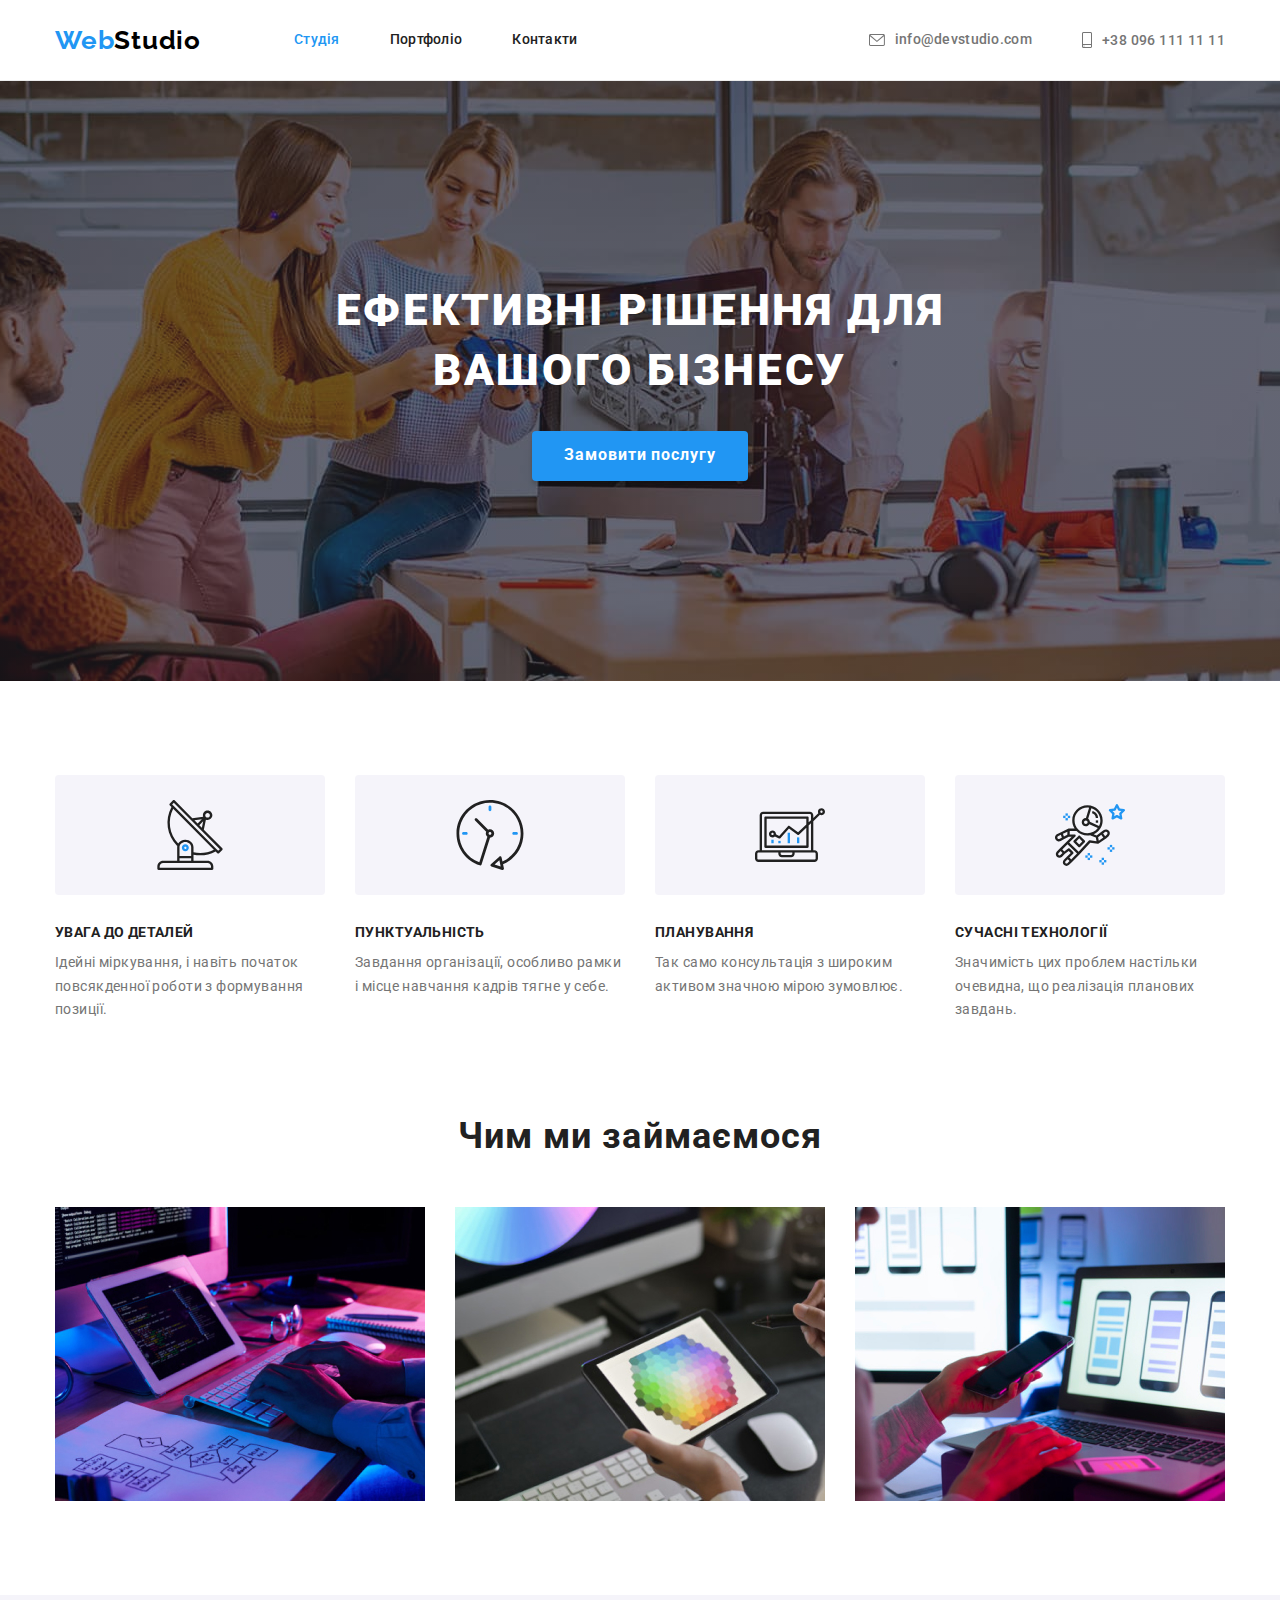
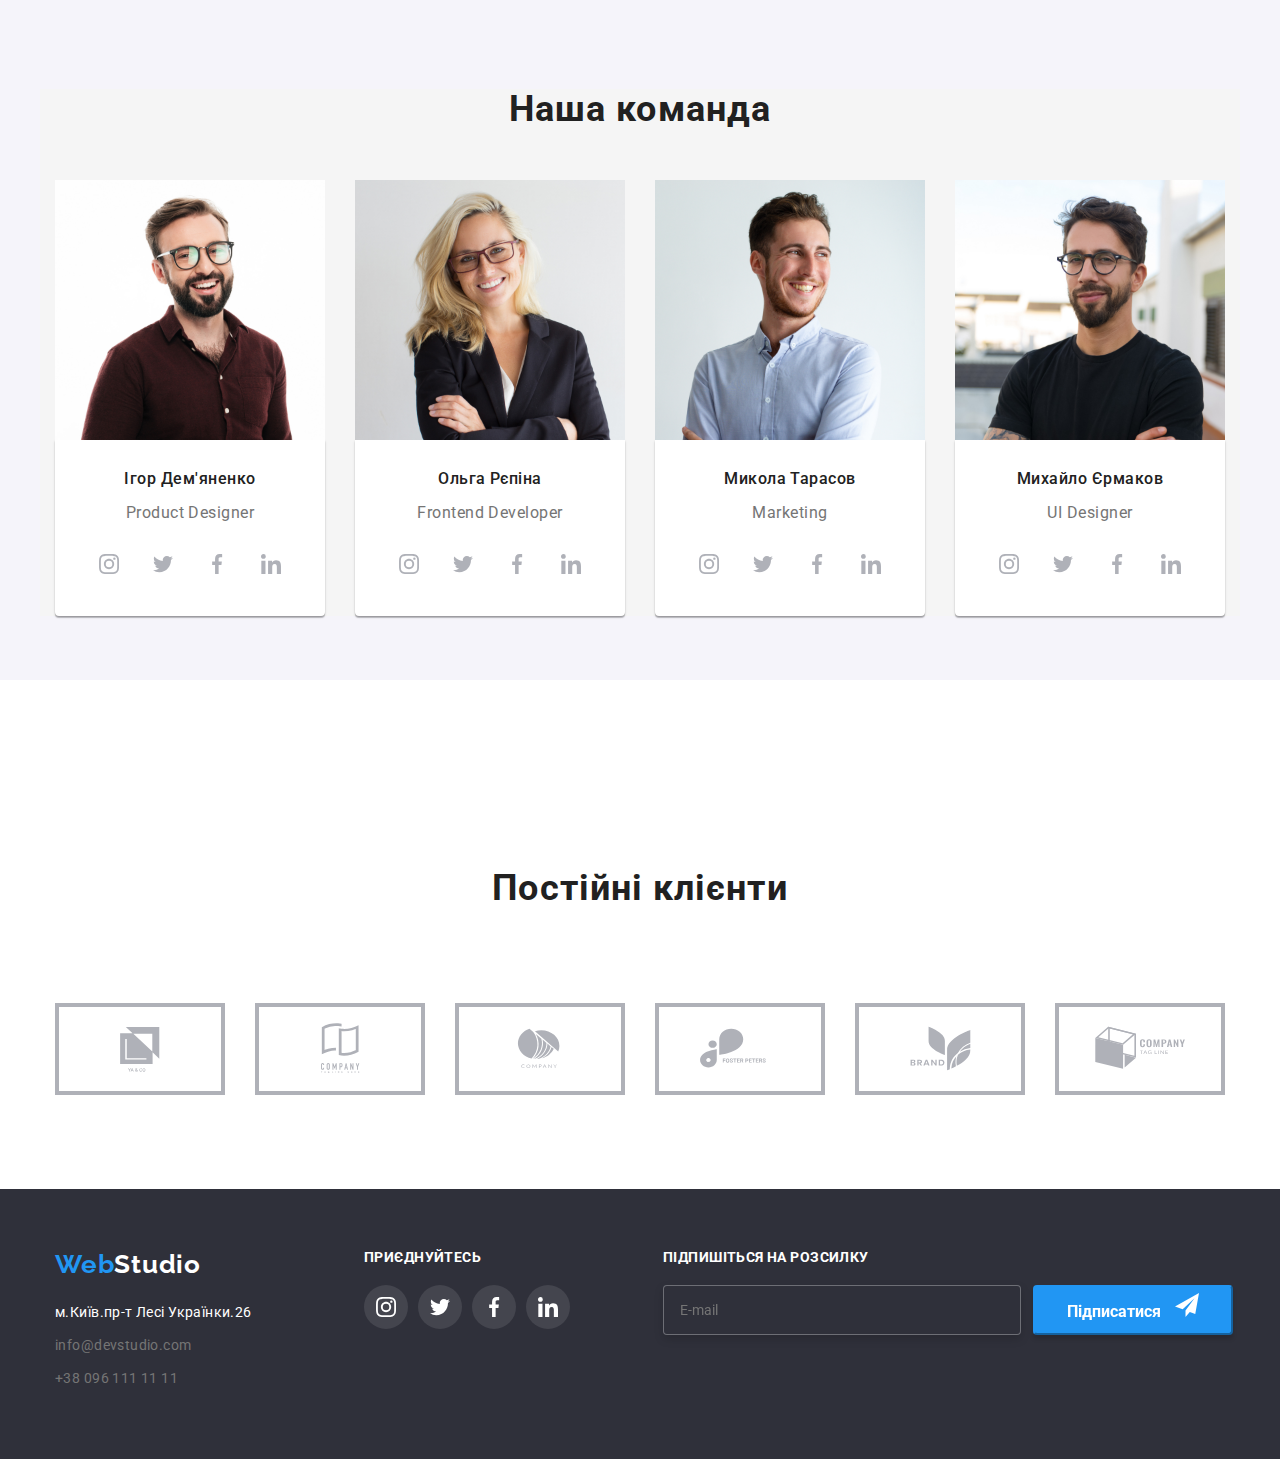
<file: index.html>
<!DOCTYPE html>
<html lang="uk">
    <meta charset="UTF-8">
    <meta http-equiv="X-UA-Compatible" content="IE=edge"/>
    <meta name="viewport" content="width=device-width, initial-scale=1.0"/>
    <title>Document</title>
    <link rel="preconnect" href="https://fonts.googleapis.com">
<link rel="preconnect" href="https://fonts.gstatic.com" crossorigin>
<link href="https://fonts.googleapis.com/css2?family=Raleway:wght@700&family=Roboto:wght@400;500;700;900&display=swap" rel="stylesheet">
<link rel="stylesheet" href="https://cdnjs.cloudflare.com/ajax/libs/modern-normalize/1.1.0/modern-normalize.min.css">
    <link rel="stylesheet" href="./css/styles.css">
</head>


<body>
    <header class="header">
        
     <div class="header-container container">

        <a href="" class="logo link">Web<span class="logo-header">Studio</span></a>

        <nav class="header-nav">
            
                <ul class="nav-list list">
                    <li>
                        <a href="index.html" class="nav-link link current">Студія</a>
                    </li>
                    <li>
                        <a href="portfolio.html" class="nav-link link">Портфоліо</a>
                    </li>
                    <li>
                        <a href="" class="nav-link link">Контакти</a>
                    </li>
                </ul>
        </nav>
        <ul class="nav-list contacts list">
            <li class="hed-mail">
                <a class="mail link hed-mail" href="mailto:info@devstudio.com">
                    <svg class="header-icon" width="16px" height="12px">
                      <use href="./images/symbol-defs.svg#icon-envelope"></use>
                    </svg>info@devstudio.com</a>
            </li>
            <li class="had-tel">
                <a class="header-tel link" href="tel:+380961111111">
                    <svg class="header-icon" width="10px" height="16px">
                      <use href="./images/symbol-defs.svg#icon-smartphone"></use>  
                    </svg>+38 096 111 11 11</a>
            </li>
        </ul>
     </div>
    </header>
    <!--Специализация-->
     <main>
        
        <section class="hero-background">
            <div class="hero-container"> 
                
                        <h1 class="hero-title">Ефективні рішення для вашого бізнесу</h1> 
                
                        <button data-modal-open type="button" class="prise-btn hero-button">Замовити послугу</button>

                        <div class="backdrop is-hidden" data-modal>
                            <div class="modal">
                                    
                                <button data-modal-close class="modal-close">
                                        <svg class="icon-close" width="30px" height="30px">
                                            <use href="./images/symbol-defs.svg#icon-close-black-modal">
                                            </use>
                                        </svg>
                                </button>

                                         <p class="banner">
                                            Залиште свої дані, ми вам передзвонимо
                                         </p>

                                <form class="form js-speaker-form">

                                    <div class="form-field">
                                        <Label class="form-label" for="name">Ім'я</Label>
                                            <svg class="" width="16px" height="16px">
                                            <use href="./images/symbol-defs.svg#icon-Vector"></use>
                                            </svg>
                                        <input class="form-input" type="text" name="name" id="name" placeholder=" "/>
                                    </div>

                                    <div class="form-field">
                                        <Label class="form-label" for="tel">Телефон</Label>
                                        <input class="form-input" type="tel" name="tel" id="tel" placeholder=" "/>
                                    </div>
                                    <div class="form-field">
                                        <label class="form-label" for="mail">Пошта</label>
                                        <input class="form-input" type="email" name="mail" id="meil" placeholder=" "/>
                                    </div>

                                    <div class="forms-field">
                                        <label class="commen" for="commen">Коментар</label>
                                        <textarea class="commen-tex" name="comment" id="comment" rows="10" placeholder="Введіть текст"></textarea>
                                    </div>

                                    <div class="field">
                                        
                                        <svg class="" width="16px" height="16px">
                                           <use href="./images/symbol-defs.svg#icon-Vector"></use>
                                        </svg>
                                        
                                        <input type="checkbox" name="" value="document" id="document"/>
                                        
                                        <label for="document">Погоджуюся з розсилкою та приймаю
                                           <a class="doc" href="">Умови договору</a>
                                        </label>
                                        
                                    </div> 

                                    <div class="button-form">
                                        <button class="send" type="submit">Відправити</button>
                                    </div>
                                </form> 

                            </div>
                        </div>
                        <script src="./js/modal.js"></script>
                    
            </div>
       </section>
            
            <section class="section section-about">

                <div class="about-container">
                <h2 hidden class="section-title">Переваги</h2>
                <ul class="ul list">
                    <li class="li icon-antenna">
                        <h3 class="section-text">УВАГА ДО ДЕТАЛЕЙ</h3>
                        <p class="secondary-text">Ідейні міркування, і навіть початок повсякденної роботи з формування позиції.</p>
                    </li>
                    <li class="li icon-clock">
                        <h3 class="section-text">ПУНКТУАЛЬНІСТЬ</h3>
                        <p class="secondary-text">Завдання організації, особливо рамки і місце навчання кадрів тягне у себе.</p>
                    </li>              
                    <li class="li icon-diagram">
                        <h3 class="section-text">ПЛАНУВАННЯ</h3>
                        <p class="secondary-text">Так само консультація з широким активом значною мірою зумовлює.</p>
                    </li>
                    <li class="li icon-astronaut">
                        <h3 class="section-text">СУЧАСНІ ТЕХНОЛОГІЇ</h3>
                        <p class="secondary-text">Значимість цих проблем настільки очевидна, що реалізація планових завдань.</p>
                    </li>
                </ul>
            </div>
        </section>
        
            <!--Виды робот-->

          

            <section class="section">
                <div class="container">
                <h2 class="section-container">Чим ми займаємося</h2>
                <ul class="about-list list">
                   <li class="img"><img src="./images/box1.jpg" alt="Вevelopment" width="370"></li>

                   <li  class="img"><img src="./images/box2.jpg" alt="new-technologies" width="370"></li>

                   <li  class="img"><img src="./images/box3.jpg" alt="Designer-selects-colors" width="370"></li>
                </ul>
            </div>
            </section>

            <!--Команда-->

            <section class="section-lower">
                <div class="cards-container container">
                
                    <h2 class="section-title">Наша команда</h2>
                    
                    <ul class="about-team list">
                        <li><img src="./images/team1.img.jpg" alt="Product-Designer" width="270">
                         <div class="text social-links">
                            <h3 class="section-team">Ігор Дем'яненко</h3>
                            <p class="secondary-team">Product Designer</p>

                            <ul class="socials list">
                                <li class="socials-item">
                                    <a
                                        class="socials-link link"
                                        href="https://instagram.com"
                                        target="_blank"
                                        rel="noopener noreferrer"
                                        aria-label="icon-instagram"
                                    >
                                        <svg class="socials-icon" width="20px" height="20px">
                                            <use href="./images/symbol-defs.svg#icon-instagram">
                                            </use>
                                        </svg>
                                    </a>
                                </li>
                                <li>
                                    <a
                                        class="socials-link link"
                                        href="https://twitter.com"
                                        target="_blank"
                                        rel="noopener noreferrer"
                                        aria-label="icon-twitter"
                                    >
                                    <svg class="socials-icon" width="20px" height="20px">
                                        <use href="./images/symbol-defs.svg#icon-twitter">
                                        </use>
                                    </svg>
                                    </a>
                                </li>
                                <li>
                                    <a
                                        class="socials-link link"
                                        href="https://facebook.com"
                                        target="_blank"
                                        rel="noopener noreferrer"
                                        aria-label="icon-facebook"
                                    >
                                    <svg class="socials-icon" width="20px" height="20px">
                                        <use href="./images/symbol-defs.svg#icon-facebook">
                                        </use>
                                    </svg>
                                    </a>
                                </li>
                                <li>
                                    <a
                                        class="socials-link link"
                                        href="https://linkedin.com"
                                        target="_blank"
                                        rel="noopener noreferrer"
                                        aria-label="icon-linkedin"
                                    >
                                    <svg class="socials-icon" width="20px" height="20px">
                                        <use href="./images/symbol-defs.svg#icon-linkedin">
                                        </use>
                                    </svg>
                                    </a>
                                </li>
                            </ul>
                         </div>
                       </li>

                        <li><img src="./images/team2.img.jpg" alt="Frontend-Developer" width="270">
                         <div class="text social instagram">
                            <h3 class="section-team">Ольга Рєпіна</h3>
                            <p class="secondary-team">Frontend Developer</p>
                            <ul class="socials list">
                                <li class="socials-item">
                                    <a
                                        class="socials-link link"
                                        href="https://instagram.com"
                                        target="_blank"
                                        rel="noopener noreferrer"
                                        aria-label="icon-instagram"
                                    >
                                        <svg class="socials-icon" width="20px" height="20px">
                                            <use href="./images/symbol-defs.svg#icon-instagram">
                                            </use>
                                        </svg>
                                    </a>
                                </li>
                                <li>
                                    <a
                                        class="socials-link link"
                                        href="https://twitter.com"
                                        target="_blank"
                                        rel="noopener noreferrer"
                                        aria-label="icon-twitter"
                                    >
                                    <svg class="socials-icon" width="20px" height="20px">
                                        <use href="./images/symbol-defs.svg#icon-twitter">
                                        </use>
                                    </svg>
                                    </a>
                                </li>
                                <li>
                                    <a
                                        class="socials-link link"
                                        href="https://facebook.com"
                                        target="_blank"
                                        rel="noopener noreferrer"
                                        aria-label="icon-facebook"
                                    >
                                    <svg class="socials-icon" width="20px" height="20px">
                                        <use href="./images/symbol-defs.svg#icon-facebook">
                                        </use>
                                    </svg>
                                    </a>
                                </li>
                                <li>
                                    <a
                                        class="socials-link link"
                                        href="https://linkedin.com"
                                        target="_blank"
                                        rel="noopener noreferrer"
                                        aria-label="icon-linkedin"
                                    >
                                    <svg class="socials-icon" width="20px" height="20px">
                                        <use href="./images/symbol-defs.svg#icon-linkedin">
                                        </use>
                                    </svg>
                                    </a>
                                </li>
                            </ul>
                         </div>
                        </li>
                    
                        <li><img src="./images/ream3.img.jpg" alt="Marketing" width="270">
                         <div class="text">
                            <h3 class="section-team">Микола Тарасов</h3>
                            <p class="secondary-team">Marketing</p>
                            <ul class="socials list">
                                <li class="socials-item">
                                    <a
                                        class="socials-link link"
                                        href="https://instagram.com"
                                        target="_blank"
                                        rel="noopener noreferrer"
                                        aria-label="icon-instagram"
                                    >
                                        <svg class="socials-icon" width="20px" height="20px">
                                            <use href="./images/symbol-defs.svg#icon-instagram">
                                            </use>
                                        </svg>
                                    </a>
                                </li>
                                <li>
                                    <a
                                        class="socials-link link"
                                        href="https://twitter.com"
                                        target="_blank"
                                        rel="noopener noreferrer"
                                        aria-label="icon-twitter"
                                    >
                                    <svg class="socials-icon" width="20px" height="20px">
                                        <use href="./images/symbol-defs.svg#icon-twitter">
                                        </use>
                                    </svg>
                                    </a>
                                </li>
                                <li>
                                    <a
                                        class="socials-link link"
                                        href="https://facebook.com"
                                        target="_blank"
                                        rel="noopener noreferrer"
                                        aria-label="icon-facebook"
                                    >
                                    <svg class="socials-icon" width="20px" height="20px">
                                        <use href="./images/symbol-defs.svg#icon-facebook">
                                        </use>
                                    </svg>
                                    </a>
                                </li>
                                <li>
                                    <a
                                        class="socials-link link"
                                        href="https://linkedin.com"
                                        target="_blank"
                                        rel="noopener noreferrer"
                                        aria-label="icon-linkedin"
                                    >
                                    <svg class="socials-icon" width="20px" height="20px">
                                        <use href="./images/symbol-defs.svg#icon-linkedin">
                                        </use>
                                    </svg>
                                    </a>
                                </li>
                            </ul>
                         </div>
                        </li>
                    
                        <li><img src="./images/team4.img.jpg" alt="UI Designer" width="270">
                         <div class="text">
                            <h3 class="section-team">Михайло Єрмаков</h3>
                            <p class="secondary-team">UI Designer</p>
                            <ul class="socials list">
                                <li class="socials-item">
                                    <a
                                        class="socials-link link"
                                        href="https://instagram.com"
                                        target="_blank"
                                        rel="noopener noreferrer"
                                        aria-label="icon-instagram"
                                    >
                                        <svg class="socials-icon" width="20px" height="20px">
                                            <use href="./images/symbol-defs.svg#icon-instagram">
                                            </use>
                                        </svg>
                                    </a>
                                </li>
                                <li>
                                    <a
                                        class="socials-link link"
                                        href="https://twitter.com"
                                        target="_blank"
                                        rel="noopener noreferrer"
                                        aria-label="icon-twitter"
                                    >
                                    <svg class="socials-icon" width="20px" height="20px">
                                        <use href="./images/symbol-defs.svg#icon-twitter">
                                        </use>
                                    </svg>
                                    </a>
                                </li>
                                <li>
                                    <a
                                        class="socials-link link"
                                        href="https://facebook.com"
                                        target="_blank"
                                        rel="noopener noreferrer"
                                        aria-label="icon-facebook"
                                    >
                                    <svg class="socials-icon" width="20px" height="20px">
                                        <use href="./images/symbol-defs.svg#icon-facebook">
                                        </use>
                                    </svg>
                                    </a>
                                </li>
                                <li>
                                    <a
                                        class="socials-link link"
                                        href="https://linkedin.com"
                                        target="_blank"
                                        rel="noopener noreferrer"
                                        aria-label="icon-linkedin"
                                    >
                                    <svg class="socials-icon" width="20px" height="20px">
                                        <use href="./images/symbol-defs.svg#icon-linkedin">
                                        </use>
                                    </svg>
                                    </a>
                                </li>
                            </ul>
                         </div>
                        </li>
                    </ul>
                </div>
            </section>
            <section class="section">
                <div class="container">
                    <H2 class="section bg">Постійні клієнти</H2>
                    <ul class="client-list">
                        <li class="client-item">
                            <a 
                               class="client-link link"
                               href="https://instagram.com"
                               target="_blank"
                               rel="noopener noreferrer"
                               aria-label="icon-instagram">

                            <svg class="client-icon" width="106px" height="60px">
                                <use href="./images/symbol-defs.svg#icon-client1">
                                </use>
                            </svg>
                            </a>
                        </li>
                        <li class="client-item">
                            <a 
                               class="client-link link"
                               href="https://instagram.com"
                               target="_blank"
                               rel="noopener noreferrer"
                               aria-label="icon-instagram">

                            <svg class="client-icon" width="106px" height="60px">
                                <use href="./images/symbol-defs.svg#icon-client2">
                                </use>
                            </svg>
                            </a>
                        </li>
                        <li class="client-item">
                            <a 
                               class="client-link link"
                               href="https://instagram.com"
                               target="_blank"
                               rel="noopener noreferrer"
                               aria-label="icon-instagram">

                            <svg class="client-icon" width="106px" height="60px">
                                <use href="./images/symbol-defs.svg#icon-client3">
                                </use>
                            </svg>
                            </a>
                        </li>
                        <li class="client-item">
                            <a 
                               class="client-link link"
                               href="https://instagram.com"
                               target="_blank"
                               rel="noopener noreferrer"
                               aria-label="icon-instagram">

                            <svg class="client-icon" width="106px" height="60px">
                                <use href="./images/symbol-defs.svg#icon-client4">
                                </use>
                            </svg>
                            </a>
                        </li>
                        <li class="client-item">
                            <a 
                               class="client-link link"
                               href="https://instagram.com"
                               target="_blank"
                               rel="noopener noreferrer"
                               aria-label="icon-instagram">

                            <svg class="client-icon" width="106px" height="60px">
                                <use href="./images/symbol-defs.svg#icon-client5">
                                </use>
                            </svg>
                            </a>
                        </li>
                        <li class="client-item">
                            <a 
                               class="client-link link"
                               href="https://instagram.com"
                               target="_blank"
                               rel="noopener noreferrer"
                               aria-label="icon-instagram">

                            <svg class="client-icon" width="106px" height="60px">
                                <use href="./images/symbol-defs.svg#icon-client6">
                                </use>
                            </svg>
                            </a>
                        </li>
                    </ul>
                </div>
            </section>

     </main>
     <!--Навигация-->

     <footer class="footer">
        
        <div class="container footer-container">
            <div>
            
           <a href="./index.html" class="logo link">Web<span class="logo-footer">Studio</span></a>

           <address class="address">

           <ul class="list">
               <li class="footer-contact">
                   <a href="https://www.google.com/maps/place/Lesi+Ukrainky+Blvd,+26,+Kyiv,+Ukraina,+02000/@50.4265807,30.5361971,17z/data=!3m1!4b1!4m5!3m4!1s0x40d4cf0e033ecbe9:0x57a4dffefec77da0!8m2!3d50.4265807!4d30.5383858" class="footer-location link">
                   м.Київ.пр-т Лесі Українки.26</a>
               </li>
               <li class="footer-contact">
                   <a href="mailto:info@devstudio.com" class="footer-contact link">info@devstudio.com</a>
               </li>
               <li class="footer-contact">
                   <a href="tel:+380961111111" class="footer-contact link">+38 096 111 11 11</a>
               </li>
           </ul>

           </address>
           </div>
           <div class="section-mgg">
                            <h2 class="section-mg">ПРИЄДНУЙТЕСЬ</h2>
                <ul class="socials">
                <li class="footer-socials-item">
                    <a
                        class="footer-socials-link link"
                        href="https://instagram.com"
                        target="_blank"
                        rel="noopener noreferrer"
                        aria-label="icon-instagram">

                            <svg class="footer-socials-icon" width="20px" height="20px">
                                <use href="./images/symbol-defs.svg#icon-instagram">
                                </use>
                            </svg>
                    </a>
                </li>
                <li class="footer-socials-item">
                    <a
                        class="footer-socials-link link"
                        href="https://twitter.com"
                        target="_blank"
                        rel="noopener noreferrer"
                        aria-label="icon-twitter">

                            <svg class="footer-socials-icon" width="20px" height="20px">
                                <use href="./images/symbol-defs.svg#icon-twitter">
                                </use>
                            </svg>
                    </a>
                </li>
                <li class="footer-socials-item">
                    <a
                        class="footer-socials-link link"
                        href="https://facebook.com"
                        target="_blank"
                        rel="noopener noreferrer"
                        aria-label="icon-facebook">

                            <svg class="footer-socials-icon" width="20px" height="20px">
                                <use href="./images/symbol-defs.svg#icon-facebook">
                                </use>
                            </svg>
                    </a>
                </li>
                <li class="footer-socials-item">
                    <a
                        class="footer-socials-link link"
                        href="https://linkedin.com"
                        target="_blank"
                        rel="noopener noreferrer"
                        aria-label="icon-linkedin">

                            <svg class="footer-socials-icon" width="20px" height="20px">
                                <use href="./images/symbol-defs.svg#icon-linkedin">
                                </use>
                            </svg>
                    </a>
                </li>
            </ul>
            </div>

            <div class="footer-form">

                <p class="banner-footer">
                    ПІДПИШІТЬСЯ НА РОЗСИЛКУ
                </p>
                <form class="form-form">
                    <Label class="footer-label" for="E-mail"></Label>
                    <input class="footer-input" type="text" name="E-mail" id="E-mail" placeholder="E-mail" />
                    
                </form>
            </div>

            <div class="button-form-footer">
                <button class="Subscribe" type="submit">Підписатися
                    <a
                        class="button-form-link"
                        href="https://Telegram.com"
                        target="_blank"
                        rel="noopener noreferrer"
                        aria-label="icon-Telegram">

                        <svg class="button-form-icon" width="24px" height="24px">
                            <use href="./images/symbol-defs.svg#icon-Telegram">
                            </use>
                        </svg>
                    </a>
                </button>
             </div>

        </div>
   </footer>

   <script>
        (( ) => {
            document
            .guerySelektor('.js-speaker-form')
            .addEventListуner('sumbit', e  => {
                e.preventDefault();

                new FormData(e.curentTarget).forEach((value, name) =>
                console.Log('$ {neme}:${volue}'),
                );
               });
             })();
   </script>
</body>
</html>
</file>
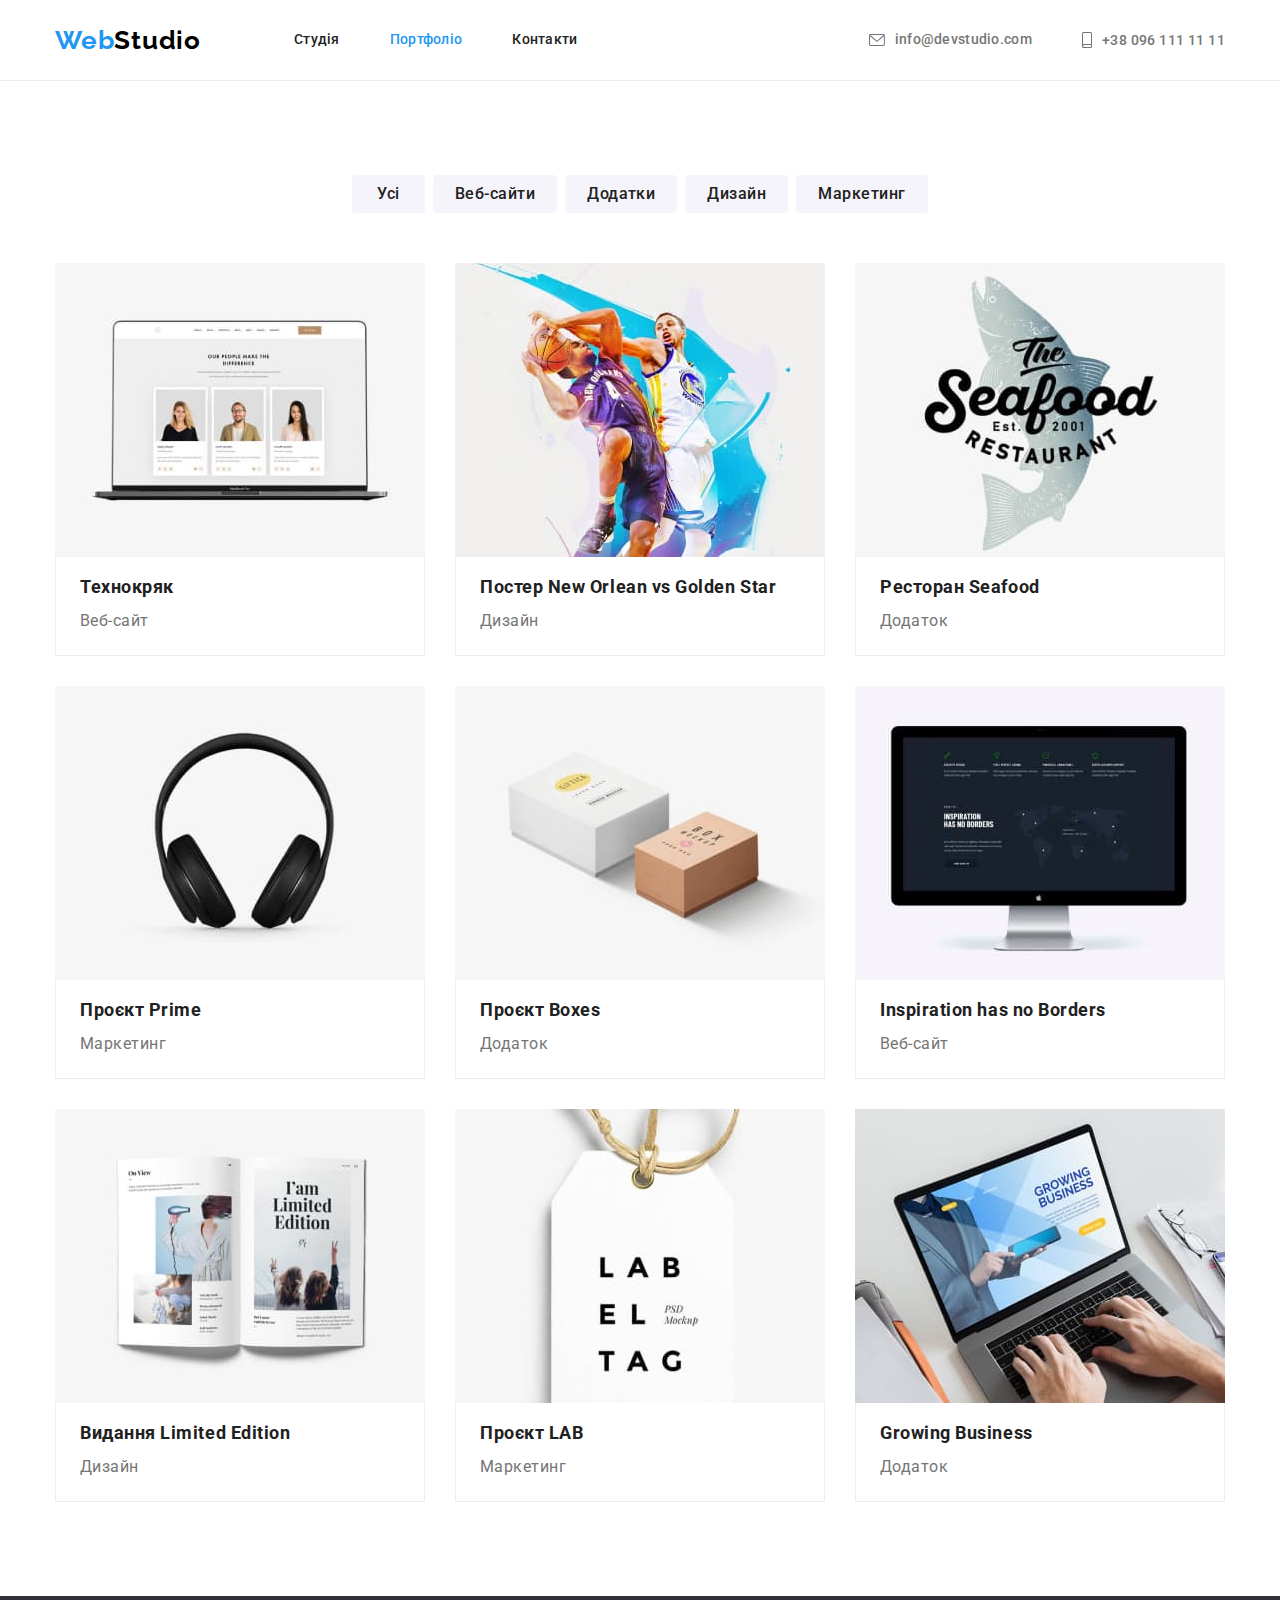
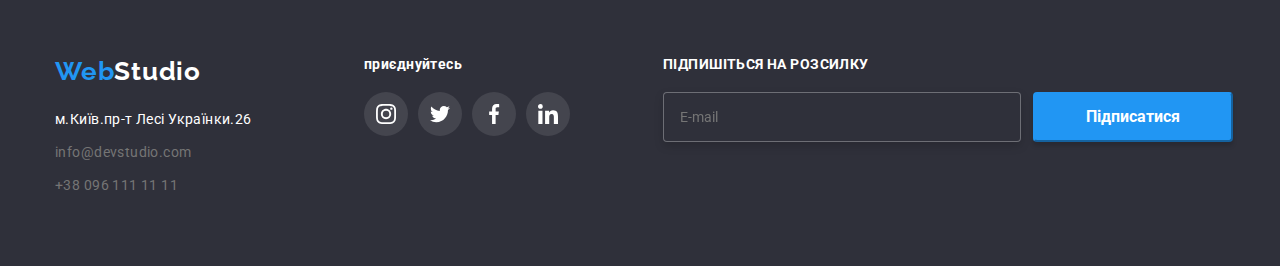
<file: portfolio.html>
<!DOCTYPE html>
<html lang="uk">
  <head>
    <meta charset="UTF-8" />
    <meta http-equiv="X-UA-Compatible" content="IE=edge" />
    <meta name="viewport" content="width=device-width, initial-scale=1.0" />
    <title>Document</title>
    <link rel="preconnect" href="https://fonts.googleapis.com" />
    <link rel="preconnect" href="https://fonts.gstatic.com" crossorigin />
    <link
      href="https://fonts.googleapis.com/css2?family=Raleway:wght@700&family=Roboto:wght@400;500;700&display=swap"
      rel="stylesheet"
    />
    <link
      rel="stylesheet"
      href="https://cdnjs.cloudflare.com/ajax/libs/modern-normalize/1.1.0/modern-normalize.min.css"
    />
    <link rel="stylesheet" href="./css/styles.css" />
  </head>

  <body>
    <header class="header">
      <div class="header-container container">
        <a href="./index.html" class="logo link"
          >Web<span class="logo-header">Studio</span>
        </a>

        <nav class="header-nav">
          <ul class="nav-list list">
            <li>
              <a href="index.html" class="nav-link link">Студія</a>
            </li>
            <li>
              <a href="portfolio.html" class="nav-link link current">Портфоліо</a>
            </li>
            <li>
              <a href="" class="nav-link link">Контакти</a>
            </li>
          </ul>
        </nav>
        <ul class="nav-list contacts list">
          <li class="hed-mail">
            <a class="mail link hed-mail" href="mailto:info@devstudio.com">
              <svg class="header-icon" width="16px" height="12px">
                <use href="./images/symbol-defs.svg#icon-envelope"></use>
              </svg>info@devstudio.com</a>
          </li>
          <li class="had-tel">
            <a class="header-tel link" href="tel:+380961111111">
              <svg class="header-icon" width="10px" height="16px">
                <use href="./images/symbol-defs.svg#icon-smartphone"></use>
              </svg>+38 096 111 11 11</a>
          </li>
        </ul>
      </div>
    </header>
    <main>
      <section class="section">
        <div class="container-button container">
          <h1 hidden>Портфоліо</h1>
          <ul class="element-nav list">
            <li>
              <button  type="button" class="button">Усі</button>
            </li>
            <li>
              <button type="button" class="buttons">Веб-сайти</button>
            </li>
            <li>
              <button type="button" class="buttons">Додатки</button>
            </li>
            <li>
              <button type="button" class="buttons">Дизайн</button>
            </li>
            <li>
              <button type="button" class="buttonss">Маркетинг</button>
            </li>
          </ul>

          <!--Portfolio-->

          <ul class="portfolio list">
            <li class="item">
              <div class="portfolio-text">
                <a href="" class="link">
                  <img
                      src="./images/img.jpg"
                      alt="Технокряк"
                      width="370"
                      height="294"/>
                 </a>
               </div>
                <div class="cardname">
                  <h2 class="section-cards">Технокряк</h2>
                  <p class="secondary-cards">Веб-сайт</p>
                </div>
            </li>

            <li class="item">
              <div class="portfolio-text">
                <a href="" class="link">
                  <img
                    src="./images/img(1).jpg"
                    alt="Постер New Orlean vs Golden Star"
                    width="370"
                    height="294"/>
                  </a>
                </div>
                <div class="cardname">
                  <h2 class="section-cards">Постер New Orlean vs Golden Star</h2>
                  <p class="secondary-cards">Дизайн</p>
                </div>
            </li>

            <li class="item">
              <div class="portfolio-text">
                <a href="" class="link">
                  <img
                    src="./images/img(2).jpg"
                    alt="Ресторан Seafood"
                    width="370"
                    height="294"/>
                 </a>
                </div>
                <div class="cardname">
                  <h2 class="section-cards">Ресторан Seafood</h2>
                  <p class="secondary-cards">Додаток</p>
                </div>
            </li>

            <li class="item">
              <div class="portfolio-text">
                <a href="" class="link">
                  <img
                    src="./images/img(3).jpg"
                    alt="Проєкт Prime"
                    width="370"
                    height="294"/>
                </a>
                </div>
                <div class="cardname">
                  <h2 class="section-cards">Проєкт Prime</h2>
                  <p class="secondary-cards">Маркетинг</p>
                </div>
            </li>

            <li class="item">
              <div class="portfolio-text">
                <a href="" class="link"><img
                    src="./images/img(4).jpg"
                    alt="Проєкт Boxes"
                    width="370"
                    height="294"/>
                </a>
                </div>
                <div class="cardname">
                  <h2 class="section-cards">Проєкт Boxes</h2>
                  <p class="secondary-cards">Додаток</p>
                </div>
            </li>

            <li class="item">
              <div class="portfolio-text">
                <a href="" class="link">
                  <img
                    src="./images/img(5).jpg"
                    alt="Inspiration has no Borders"
                    width="370"
                    height="294"/>
              </a>
               </div>
                <div class="cardname">
                  <h2 class="section-cards">Inspiration has no Borders</h2>
                  <p class="secondary-cards">Веб-сайт</p>
                </div>
            </li>

            <li class="item">
              <div class="portfolio-text">
                <a href="" class="link">
                  <img
                    src="./images/img(6).jpg"
                    alt="Видання Limited Edition"
                    width="370"
                    height="294"/>
                </a>
              </div>
                <div class="cardname">
                  <h2 class="section-cards">Видання Limited Edition</h2>
                  <p class="secondary-cards">Дизайн</p>
                </div>
            </li>

            <li class="item">
              <div class="portfolio-text">
                <a href="" class="link">
                  <img
                    src="./images/img(7).jpg"
                    alt="Проєкт LAB"
                    width="370"
                    height="294"/>
                </a>
              </div>
                <div class="cardname">
                  <h2 class="section-cards">Проєкт LAB</h2>
                  <p class="secondary-cards">Маркетинг</p>
                </div>
            </li>

            <li class="item">
              <div class="portfolio-text">
                <a href="" class="link">
                  <img
                    src="./images/img(8).jpg"
                    alt="Growing Business"
                    width="370"
                    height="294"/>
                </a>
              </div>
                <div class="cardname">
                  <h2 class="section-cards">Growing Business</h2>
                  <p class="secondary-cards">Додаток</p>
                </div>
            </li>
          </ul>
        </div>
      </section>
    </main>

    <!--Контакти-->

    <footer class="footer">
      <div class="container footer-container">
        <div>
          <a href="./index.html" class="logo link">

            Web<span class="logo-footer">Studio</span></a>

          <address class="address">
            <ul class="list">
              <li class="footer-contact">
                <a
                  href="https://www.google.com/maps/place/Lesi+Ukrainky+Blvd,+26,+Kyiv,+Ukraina,+02000/@50.4265807,30.5361971,17z/data=!3m1!4b1!4m5!3m4!1s0x40d4cf0e033ecbe9:0x57a4dffefec77da0!8m2!3d50.4265807!4d30.5383858"
                  class="footer-location link">

                  м.Київ.пр-т Лесі Українки.26</a>

              </li>
              <li class="footer-contact">
                <a href="mailto:info@devstudio.com" class="footer-contact link"
                  >info@devstudio.com</a>
              </li>
              <li class="footer-contact">
                <a href="tel:+380961111111" class="footer-contact link"
                  >+38 096 111 11 11</a>
              </li>
            </ul>
          </address>
        </div>
        <div class="section-mgg">
          <h2 class="section-mg">приєднуйтесь</h2>
          <ul class="socials">
            <li class="footer-socials-item">
              <a
                class="footer-socials-link link"
                href="https://instagram.com"
                target="_blank"
                rel="noopener noreferrer"
                aria-label="icon-instagram">

                <svg class="footer-socials-icon" width="20px" height="20px">
                  <use href="./images/symbol-defs.svg#icon-instagram"></use>
                </svg>
              </a>
            </li>
            <li class="footer-socials-item">
              <a
                class="footer-socials-link link"
                href="https://twitter.com"
                target="_blank"
                rel="noopener noreferrer"
                aria-label="icon-twitter">

                <svg class="footer-socials-icon" width="20px" height="20px">
                  <use href="./images/symbol-defs.svg#icon-twitter"></use>
                </svg>
              </a>
            </li>
            <li class="footer-socials-item">
              <a
                class="footer-socials-link link"
                href="https://facebook.com"
                target="_blank"
                rel="noopener noreferrer"
                aria-label="icon-facebook">

                <svg class="footer-socials-icon" width="20px" height="20px">
                  <use href="./images/symbol-defs.svg#icon-facebook"></use>
                </svg>
              </a>
            </li>
            <li class="footer-socials-item">
              <a
                class="footer-socials-link link"
                href="https://linkedin.com"
                target="_blank"
                rel="noopener noreferrer"
                aria-label="icon-linkedin">

                <svg class="footer-socials-icon" width="20px" height="20px">
                  <use href="./images/symbol-defs.svg#icon-linkedin"></use>
                </svg>
              </a>
            </li>
          </ul>
        </div>
            <div class="footer-form">

                <p class="banner-footer">
                    ПІДПИШІТЬСЯ НА РОЗСИЛКУ
                </p>
                <form class="form-form">
                    <Label class="footer-label" for="E-mail"></Label>
                    <input class="footer-input" type="text" name="E-mail" id="E-mail" placeholder="E-mail" />
                    
                </form>
            </div>

            <div class="button-form-footer">
                <button class="Subscribe" type="submit">Підписатися</button>
            </div>
      </div>
    </footer>
  </body>
</html>
</file>
<file: css/styles.css>
:root {
  --color-cards: #eeeeee;
  --logo-color: #000000;
  --primary-text-color: #212121;
  --secondary-text-color: #757575;
  --white-text-color-header: #ffffff;
  --accent-color: #2196f3;
  --main-background: #f5f5f5;
  --secondary-background: #f5f4fa;
  --header-footer: #2f303a;
  --button-background: #f5f4fa;
  --indent: 30px;
  --items: 3;
  --border: #ececec;
  --icon: #f5f4fa;
  --card: #afb1b8;
}
/* Зброс стилей */
h1,
h2,
h3,
h4,
h5,
h6,
p {
  margin: 0;
}

img {
  display: block;
  max-width: 100%;
  height: auto;
}

.list {
  padding: 0;
  margin: 0;
  list-style: none;
}
ul {
  padding: 0;
  margin: 0;
  list-style: none;
}
.link {
  text-decoration: none;
}
/* цвета */
/* Логотип: #000000; */
/* основной цвет текста: #212121; */
/* вторичный цвет текста: #757575; */
/* белый цвет текста и header: #FFFFFF; */
/* accent: #2196F3; */
/* основной фон: #F5F5F5; */
/* вторичный фон: #F5F4FA; */
/* header-footer: #2F303A; */
/* фон кнопки #F5F4FA; */

.backdrop {
  position: fixed;
  top: 0;
  left: 0;
  width: 100%;
  height: 100%;
  background-color:rgba(0, 0, 0, 0.2);

  opacity: 1;
  transition: opacity 250ms cubic-bezier(0.4, 0, 0.2, 1);
}
.backdrop.is-hidden {
opacity:0;
pointer-events: none;
}
.backdrop.is-hidden .modal {
transform: translate(-50%, -50%) scale(0.9);
}
.modal { 
  position: absolute;
  top: 50%;
  left: 50%;
  color: var(--secondary-text-color);
  min-width: 528px;
  min-height: 581px;
  background-color: #ffffff; 
  border-radius: 4px;

  transform: translate(-50%, -50%) scale(1);
  transition: transform 250ms cubic-bezier(0.4, 0, 0.2, 1);
}
.modal-close {
  justify-content: center;
  align-items: center;
  display: flex;
  
  cursor:pointer;
  border: 1px solid rgba(0, 0, 0, 0.1);
  background-color: #ffffff;
  border-radius: 50%;
  width: 30px;
  height: 30px;
  
   margin-top: 8px;
   margin-left: 490px;
}
.modal-close:hover {
  border-color: #2196f3; !!!----------------------!!!
}
.banner {
  text-align: center;
  font-size: 20px;
  font-weight: 700;
  line-height: 23.44px;
  letter-spacing: 3%;
  color: var(--primary-text-color);
}
.form {
  margin-left: auto;
  margin-right: auto;
  padding:12px 40px 40px 40px;
}
.form-label {
  margin-bottom: 4px;
}
.forms-field {
  margin-bottom: 10px;
  display: flex;
  flex-direction: column;
  cursor: pointer;

  position: relative;
}
.form-field {
  margin-bottom: 10px;
  display: flex;
  flex-direction: column;
  cursor: pointer;

  position: relative;
}
.form-field input {
  margin: 0;
  font:inherit;
  padding: 6px 10px 6px 42px;
  width: 448px;
  height: 40px;
  border: 1px solid rgba(33, 33, 33, 0.2);
  border-radius: 4px;
  cursor: pointer;
}
.icon-form {
}
.js-speaker-form {
  text-align: left;
}
.commen {
  margin-bottom: 4px;
}
.commen-tex {
  padding: 12px 16px;
}
textarea {
  cursor: pointer;
  resize: none;
  height: 120px;
  border: 1px solid rgba(33, 33, 33, 0.2);
  border-radius: 4px;
}
.field {
  display: flex;
  align-items: center;
  margin-top: 20px;
  justify-content: center;
  color: var(--secondary-text-color);
}
.field label {
  margin-left: 6px;
}
.doc {
  color: var(--accent-color);
}
.button-form {
  margin-top: 30px;
}
.send {
  font-weight: 700;
  font-size: 16px;
  line-height: 30px;
  width: 200px;
  height: 50px;
  border-radius: 4px;
  box-shadow: 0px 4px 4px rgba(0, 0, 0, 0.15);

  border: none;
  cursor: pointer;
  display: block;
  margin: auto;
  color: var(--white-text-color-header);
  background-color: var(--accent-color);
  letter-spacing: 0.06em;
}
body {
  color: var(--primary-text-color);
  background-color: var(--white-text-color-header);
  font-family: "Roboto", sans-serif;
  font-size: 14px;
  letter-spacing: 0.03em;
}

.container {
  width: 1200px;
  padding-left: 15px;
  padding-right: 15px;
  margin-left: auto;
  margin-right: auto;
}
h1,
h2,
h3,
h4,
h5,
h6,
p {
  margin: 0;
}
.section {
  padding-top: 94px;
  padding-bottom: 94px;
}

.section-about {
  padding-bottom: 0;
}
button {
  font-family: inherit;
}
.list {
  list-style: none;
  padding: 0%;
}
.link {
  text-decoration: none;
}
.mail.link {
  display: flex;
  align-items: center;
  gap: 10px;
}
.header-icon {
  fill: currentColor;
}
.header-tel {
  display: flex;
  align-items: center;
  gap: 10px;
}
.header {
  background: var(--white-text-color-header);
  border-bottom: 1px solid var(--border);
}

.header-container {
  display: flex;
  align-items: center;
}
.logo:link {
  margin-right: 93px;
}
.logo {
  font-family: "Raleway";
  font-weight: 700;
  font-size: 26px;
  line-height: 1.19;
  letter-spacing: 0.03em;
  color: var(--accent-color);
}

.logo-header {
  color: var(--logo-color);
}
.nav-list {
  gap: 50px;
  display: flex;
  align-items: center;
  padding: 0;
  margin: 0;
}
.contacts {
  margin-left: auto;
}
.ul {
  display: flex;
  gap: 30px;
}
.li {
  flex-basis: calc((100% - 30px) / 4);
}

.li::before {
  display: block;
  content: "";
  height: 120px;
  border-radius: 4px;
  background: var(--icon);

  background-repeat: no-repeat;
  background-position: center;
  margin-bottom: 30px;
}
.li.icon-antenna::before {
  background-image: url("../images/icons.svg/antenna.svg");
}
.li.icon-clock::before {
  background-image: url("../images/icons.svg/clock.svg");
}
.li.icon-diagram::before {
  background-image: url("../images/icons.svg/diagram.svg");
}
.li.icon-astronaut::before {
  background-image: url("../images/icons.svg/astronaut.svg");
}

.header-nav {
  display: flex;
  justify-content: space-between;
}
.nav-item {
}
.nav-link {
  position: relative;

  padding-top: 32px;
  padding-bottom: 32px;
  display: block;
  font-weight: 500;
  color: var(--primary-text-color);
  font-size: 14px;
  line-height: 1.14;
  letter-spacing: 0.02em;
}
.nav-link::after {
  content: '';

  position: absolute;
  left: 0;
  bottom: 0;

  display: block;
  width: 100%;
  height: 5px;
  background-color: #2196f3;

  opacity: 0;
  transition: opacity 250ms cubic-bezier(0.4, 0, 0.2, 1);
}
.nav-link:hover::after {
  opacity: 1;
}
.mail {
  padding-top: 32px;
  padding-bottom: 32px;
  display: block;
  font-weight: 500;
  font-size: 14px;
  line-height: 1.14;
  letter-spacing: 0.02em;
  color: var(--secondary-text-color);
}
.mail:hover,
.mail:focus {
  color: var(--accent-color);
}
/* смена цвета */

.current {
  color: var(--accent-color);
}
.header-tel:hover,
.header-tel:focus {
  color: var(--accent-color);
}
.nav-link:hover,
.nav-link:focus {
  color: var(--accent-color);
}

.header-tel {
  font-weight: 500;
  font-size: 14;
  line-height: calc(16 / 14);
  letter-spacing: 0.03em;
  color: var(--secondary-text-color);
}
/* button */
.portfolio {
  gap: var(--indent);
  display: flex;
  flex-wrap: wrap;
  padding: 0;
  list-style: none;
  margin: auto;
  justify-content: space-between;
  
}
.portfolio-text {
  background: var(--white-text-color-header);
  margin-top: auto;
  width: 370px;
}
.portfolio-text {
  position: relative;
}
.portfolio-text:hover::before {
  opacity: 1;
}
.portfolio-text::before {
  display:inline-block;
  content: "";
  position: absolute;
  top: 0;
  left: 0;
  width: 100%;
  height: 100%;
  background-color: rgba(33, 150, 243, 0.9);

  transform: translateY(100%);

  display: flex;
  cursor: pointer;
  overflow: hidden;
  transition: transform 250ms cubic-bezier(0.4, 0, 0.2, 1);
}
.item:hover .portfolio-text::before {
  transform: translateY(0);
}
.portfolio-text {
  overflow: hidden;
}  
.cardname {
  border-left: 1px solid #eeeeee;
  border-bottom: 1px solid #eeeeee;
  border-right: 1px solid #eeeeee;
  padding-left: 24px;
  padding-top: 20px;
  padding-right: 24px;
  padding-bottom: 20px;

  cursor: pointer;
}
.button {
  padding: 6px 25px;
  text-align: center;
  color: var(--primary-text-color);
  background: var(--button-background);
  font-weight: 500;
  font-size: 16px;
  border-radius: 4px;
  border: var(--secondary-background);
  line-height: 26px;
  letter-spacing: 0.03em;
  margin-right: 8px;

  cursor: pointer;
}
.buttons {
  padding: 6px 22px;
  text-align: center;
  color: var(--primary-text-color);
  background: var(--button-background);
  font-weight: 500;
  font-size: 16px;
  border-radius: 4px;
  border: var(--secondary-background);
  line-height: 26px;
  letter-spacing: 0.03em;
  margin-right: 8px;

  cursor: pointer;
}
.buttonss {
  padding: 6px 22px;
  text-align: center;
  color: var(--primary-text-color);
  background: var(--button-background);
  font-weight: 500;
  font-size: 16px;
  border-radius: 4px;
  border: var(--secondary-background);
  line-height: 26px;
  letter-spacing: 0.03em;
  margin-right: 0px;

  cursor: pointer;
}
.container-button {
  background: var(--main-background);
  text-align: center;
  background-color: var(--white-text-color-header);
}
.element-nav {
  margin-bottom: 50px;
  justify-content: center;
  display: flex;
}
.prise-btn {
  display: block;
  margin: auto;
}
.buttonss:hover,
.buttonss:focus {
  color: var(--white-text-color-header);
  background-color: var(--accent-color);
  box-shadow: 0px 4px 4px rgba(0, 0, 0, 0.15);
}
.buttons:hover,
.buttons:focus {
  color: var(--white-text-color-header);
  background-color: var(--accent-color);
  box-shadow: 0px 4px 4px rgba(0, 0, 0, 0.15);
}
.button:hover,
.button:focus {
  color: var(--white-text-color-header);
  background-color: var(--accent-color);
  box-shadow: 0px 4px 4px rgba(0, 0, 0, 0.15);
}
.hero-button {
  color: var(--white-text-color-header);
  background: var(--accent-color);
  font-weight: 700;
  font-size: 16px;
  border-radius: 4px;
  cursor: pointer;
  box-shadow: 0px 4px 4px rgba(0, 0, 0, 0.15);
  width: 216px;
  height: 50px;
  letter-spacing: 0.06em;
  border: none;
}
.hero-background {
  width: 1200;
  background-color: var(--header-footer);
  color: var(--white-text-color-header);
  text-align: center;
  padding-top: 200px;
  padding-bottom: 200px;

  background-image: linear-gradient(
      to right,
      rgba(47, 48, 58, 0.4),
      rgba(47, 48, 58, 0.4)),
    url(../images/1.1.jpg);
  background-position: center;
  background-size: cover;
  background-repeat: no-repeat;
}

.hero-title {
  width: 696px;
  font-size: 44px;
  font-weight: 900;
  line-height: 1.36;
  /* border: 2px solid var(--border); */
  margin-left: auto;
  margin-right: auto;
  text-transform: uppercase;
  letter-spacing: 0.06em;
  margin-bottom: 30px;
}

ul {
  list-style: none;
}
.cards-container {
  background: var(--main-background);
  text-align: center;
}
.site-nav,
.link:hover .site-nav,
.link:focus {
  color: var(--logo-color);
}

.section-text {
  text-align: left;
  font-weight: 700;
  font-size: 14px;
  line-height: 1.14;
  letter-spacing: 0.03em;
  color: var(--primary-text-color);
  margin-bottom: 10px;
}
.section-team {
  text-align: left;
  font-weight: 500;
  font-size: 16px;
  line-height: 1.14;
  letter-spacing: 0.03em;
  color: var(--primary-text-color);
  text-align: center;
  margin-bottom: 10px;
}

.secondary-text {
  text-align: left;
  font-weight: 400;
  font-size: 14px;
  line-height: 1.71;
  letter-spacing: 0.03em;
  color: var(--secondary-text-color);
}
.secondary-team {
  margin-bottom: 16px;
  font-weight: 400;
  font-size: 16px;
  line-height: 1.71;
  letter-spacing: 0.03em;
  color: var(--secondary-text-color);
  text-align: center;
  margin-top: 10px;
}
.section-lower {
  background-color: var(--secondary-background);
  padding-top: 94px;
  padding-bottom: 64px;
}
.img {
  display: block;
  max-width: 100%;
  height: auto;
}

.about-list {
  display: block;
  display: flex;
  gap: 30px;
  padding: 0;
  margin: 0;
}
.section-container {
  text-align: center;
  font-weight: 700;
  font-size: 36px;
  line-height: 1.14;
  letter-spacing: 0.03em;
  color: var(--primary-text-color);
  margin-bottom: 50px;
}

.section-title {
  text-align: center;
  font-weight: 700;
  font-size: 36px;
  line-height: 1.14;
  letter-spacing: 0.03em;
  color: var(--primary-text-color);
}
.about-team {
  display: flex;
  flex-wrap: wrap;
  gap: 30px;
  margin-top: 50px;
}
.text {
  padding-top: 30px;
  padding-bottom: 30px;
  background-color: var(--white-text-color-header);
  box-shadow: 0px 1px 3px rgba(0, 0, 0, 0.12), 0px 1px 1px rgba(0, 0, 0, 0.14),
    0px 2px 1px rgba(0, 0, 0, 0.2);
  border-radius: 0px 0px 4px 4px;
}
.socials {
  display: flex;
  justify-content: center;
  align-items: center;
  gap: 10px;
}
.socials-item {
}
.socials-icon {
  background-color: #ffffff;
  fill: #afb1b8;
}
.socials-link {
  justify-content: center;
  align-items: center;
  display: flex;
  gap: 10px;

  background-color: #ffffff;
  border-radius: 50%;
  width: 44px;
  height: 44px;
}

.socials-icon:hover,
.socials-icon:focus {
  fill: #2196f3;
}
.client-list {
  justify-content: center;
  align-items: center;
  display: flex;
  gap: 30px;
}
.client-item {
  text-align: center;
}
.client-link {
  justify-content: center;
  align-items: center;
  display: flex;
  gap: 30px;
  border: 4px Solid #afb1b8;
  color: #afb1b8;
  width: 170px;
  height: 92px;
}

.client-icon {
  fill: currentColor;
  width: 170px;
  height: 92px;
}
.client-link:hover,
.client-link:focus {
  color: #2196f3;
  border-color: #2196f3;
}
.section.bg {
  text-align: center;
  font-weight: 700;
  font-size: 36px;
  line-height: 1.14;
  letter-spacing: 0.03em;
  color: var(--primary-text-color);
}
.about-container {
  width: 1200px;
  padding-left: 15px;
  padding-right: 15px;
  margin: auto;
}
.secondary-cards {
  font-weight: 400;
  font-size: 16px;
  line-height: 1.71;
  letter-spacing: 0.03em;
  color: var(--secondary-text-color);
  text-align: left;
}
.section-cards {
  text-align: left;
  font-weight: 700;
  font-size: 18px;
  line-height: 1.14;
  letter-spacing: 0.03em;
  color: var(--primary-text-color);
  margin-bottom: 10px;
}
.footer {
  background-color: var(--header-footer);
  padding-top: 60px;
  padding-bottom: 60px;
  font-weight: 400px;
  font-size: 14px;
  line-height: 24px;
  letter-spacing: 0.03em;
}

.footer-container {
  display: flex;
}

.address {
  font-style: normal;
  margin-top: 20px;
}
.footer-location {
  color: var(--white-text-color-header);
  margin-bottom: 9px;
}
.logo-footer {
  color: var(--white-text-color-header);
  font-family: "Raleway";
}
.footer-contact {
  color: var(--secondary-text-color);
  margin-bottom: 9px;
}
.item {
  flex-basis: calc((100% - 30px) / 4);
  gap: 30px;
}
.item:hover,
.item:focus {
  box-shadow: 0px 1px 1px rgba(0, 0, 0, 0.12), 0px 4px 4px rgba(0, 0, 0, 0.06),
    1px 4px 6px rgba(0, 0, 0, 0.16);
}
.section-mgg {
  padding-left: 70px;
}
.section-mg {
  color: var(--white-text-color-header);
  font-size: 14px;
  display: block;
  font-style: normal;
  font-weight: 700;
  line-height: 16px;
  letter-spacing: 0.03em;
  margin-bottom: 20px;
}
.footer-socials-item {
}
.footer-socials-link {
  justify-content: center;
  align-items: center;
  display: flex;
  gap: 10px;

  background-color: rgba(255, 255, 255, 0.1);
  border-radius: 50%;
  width: 44px;
  height: 44px;
}
.footer-socials-icon {
  fill: #ffffff;
}
.footer-socials-icon:hover,
.socials-icon:focus {
  fill: #2196f3;
}
.footer-form {
  padding-left: 93px;
}
.banner-footer {
  color: var(--white-text-color-header);
  font-size: 14px;
  display: block;
  font-style: normal;
  font-weight: 700;
  line-height: 16px;
  letter-spacing: 0.03em;
}
.footer-label {
}
.footer-input {
  border: 1px solid rgba(255, 255, 255, 0.3);
  filter: drop-shadow(0px 4px 4px rgba(0, 0, 0, 0.15));
  border-radius: 4px;
  background: var(--header-footer);
  margin-top: 20px;
  width: 358px;
  height: 50px;
  color: var(--white-text-color-header);

  padding: 15px 16px;
}
.button-form-footer {
  padding-left: 12px;
}
.Subscribe {
  margin-top: 36px;

  position: absolute;
  width: 200px;
  height: 50px;

  border-color: var(--accent-color);
  background: #2196F3;
  box-shadow: 0px 4px 4px rgba(0, 0, 0, 0.15);
  border-radius: 4px;
  color: var(--white-text-color-header);

  font-weight: 700;
  font-size: 16px;
  line-height: 30px;
}
.button-form-link {
  margin-left: 10px;
}
.button-form-icon {
  fill: #ffffff;
}
</file>
